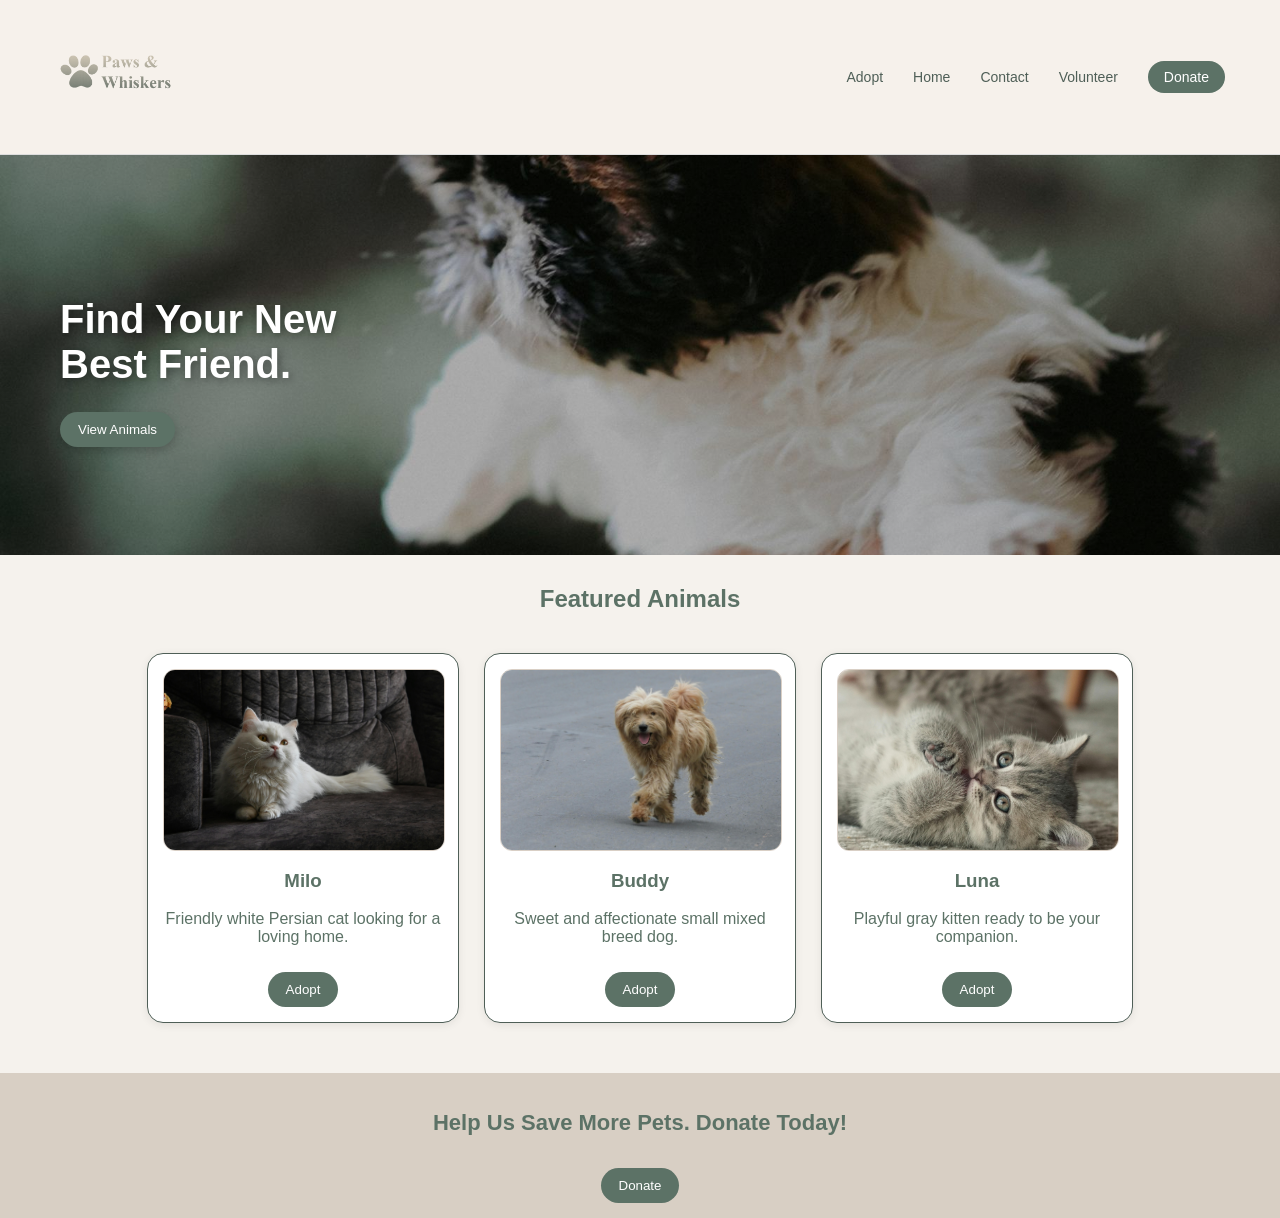
<file: index.html>
<!DOCTYPE html>
<html lang="en">
<head>
    <meta charset="UTF-8">
    <meta name="viewport" content="width=device-width, initial-scale=1.0">
    <link rel="stylesheet" href="css/styles.css">
    <!-- To link this html file to the css file!! -->
    <title>Home - Paws & Whiskers</title>
</head>
<body>
    
    <!-- this is the header which contains the logo, drop down menu and nav! -->
<header>
    <!-- this is the logo -->
    <div class="logo">
        <img src="images/logo.png" alt="P & W logo">
    </div>

<!-- this is the drop down menu for mobile users! -->
<input type="checkbox" id="menu-toggle">
<label for="menu-toggle" class="menu-icon">☰</label>
 
<!-- this is the nav menu that allows users to click through each html page! -->
        <nav id="nav-menu">
            <a href="adopt.html">Adopt</a>
            <a href="index.html">Home</a>
            <a href="contact.html">Contact</a>
            <a href="#">Volunteer</a>
            <a href="#" class="donate-btn">Donate</a>
        </nav>
</header>

<section class="hero">
    <!-- this is classifying this page as the hero page! -->

    <div class="hero-content">
        <!-- this is the container that I used to position the text over the baclground image -->
        <h1>Find Your New Best Friend.</h1>
    <button class="button-link" onclick="location.href='adopt.html'">View Animals</button>
    </div>
    
</section>

<!-- these are the cards for the 3 animals again! -->
<section class="featured">
    <h2>Featured Animals</h2>
    <!-- this is the text that is centered above the animal cards -->

    <div class="card-container">
        <!-- this container holds all of the animal cards -->

        <div class="card">
            <!-- this class is so I am able to style the cards! -->
            <div class="image-container">
                <!-- this wrapper is so I can size the images how I like and it also allows me to edit the images consistanly with all three cards! -->
                <img src="images/milo.jpg" alt="white persian cat named milo">
            </div>
               <h3>Milo</h3>
               <p>Friendly white Persian cat looking for a loving home.</p>
               <!-- the adopt button! -->
               <button>Adopt</button>

        </div>

        <!-- same process for the other 2 cards! -->
        <div class="card">
            <div class="image-container">
                <img src="images/buddy.jpg" alt="small brown dog named buddy">
            </div>
            <h3>Buddy</h3>
            <p>Sweet and affectionate small mixed breed dog.</p>
            <button>Adopt</button>

        </div>

        <div class="card">
            <div class="image-container">
                <img src="images/luna.jpg" alt="gray kitten named luna">
            </div>
            <h3>Luna</h3>
            <p>Playful gray kitten ready to be your companion.</p>
            <button>Adopt</button>
        </div>
    </div>
</section>

<!-- this is the footer that contains the call to action message with the donation button underneath! -->
<Footer>
    <p>Help Us Save More Pets. Donate Today!</p>
    <button>Donate</button>
</Footer>



</body>
</html>
</file>
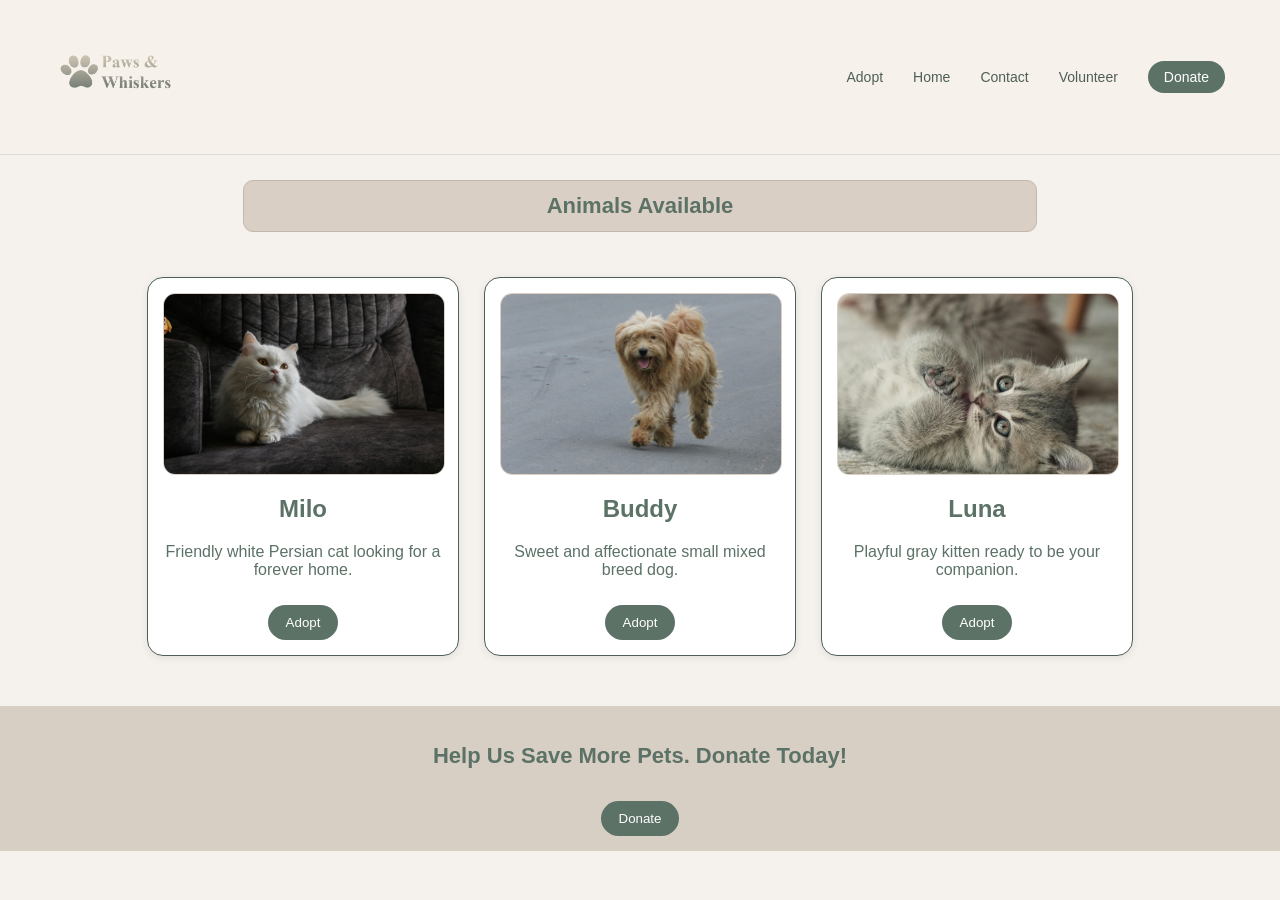
<file: adopt.html>
<!DOCTYPE html>
<html lang="en">
<head>
    <meta charset="UTF-8">
    <meta name="viewport" content="width=device-width, initial-scale=1.0">
    <!-- To link this html file to the css file!! -->
    <link rel="stylesheet" href="css/styles.css">
    <title>Adopt - Paws & Whiskers </title>
</head>
<body>

    <!-- this is the header for the website. it has the logo and the info for the nav. I also decided to add a drop down menu for when the screen size is smaller! -->
<header>

    <!-- the logo! -->
    <div class="logo">
        <img src="images/logo.png" alt="paws and Whiskers logo">
    </div>

    <!-- the drop down menu -->
    <input type="checkbox" id="menu-toggle">
    <label for="menu-toggle" class="menu-icon">☰</label>
  

    <!-- nav info that allows you to click between the html pages! -->
    <nav id="nav-menu">
        <a href="adopt.html">Adopt</a>
        <a href="index.html">Home</a>
        <a href="contact.html">Contact</a>
        <a href="#">Volunteer</a>
        <a href="#" class="donate-btn">Donate</a>
    </nav>

</header>

<main>

    <!-- this is the section that has all the animal cards in it for this page. It has the 3 animals listed for adoption on the page! -->

<section class="animals">

    <h1>Animals Available</h1>

    <!-- this class holds all the animal cards so i can use flexbox and make changes to them all at once in the css file! -->
    <div class="card-container">
        <!-- this class is so I can edit the style of the cards! -->
        <div class="card">
            <div class="image-container">
                <!-- this wrapper is so i can control the images sizes and keep the layout consistant -->
                <img src="images/milo.jpg" alt="White fluffy cat named milo">
            </div>
            <h2>Milo</h2>
            <p>Friendly white Persian cat looking for a forever home.</p>
            <!-- this is for the adoption button that is on the cards! -->
            <button>Adopt</button>
        </div>

        <!-- All the same process for the 2 other cards below!! -->
        <div class="card">
            <div class="image-container">
                <img src="images/buddy.jpg" alt="Small brown dog named buddy">
            </div>
        
            <h2>Buddy</h2>
            <p>Sweet and affectionate small mixed breed dog.</p>
            <button>Adopt</button>
        </div>

        <div class="card">
            <div class="image-container">
                <img src="images/luna.jpg" alt="Playful gray kitten named luna">
            </div>
           
            <h2>Luna</h2>
            <p>Playful gray kitten ready to be your companion.</p>
            <button>Adopt</button>
        </div>
     </div>
</section>

</main>

<!-- this is the footer which holds the call to action which encourages users to donate -->
<footer>
    <p>Help Us Save More Pets. Donate Today!</p>
    <button>Donate</button>
</footer>

</body>
</html>
</file>
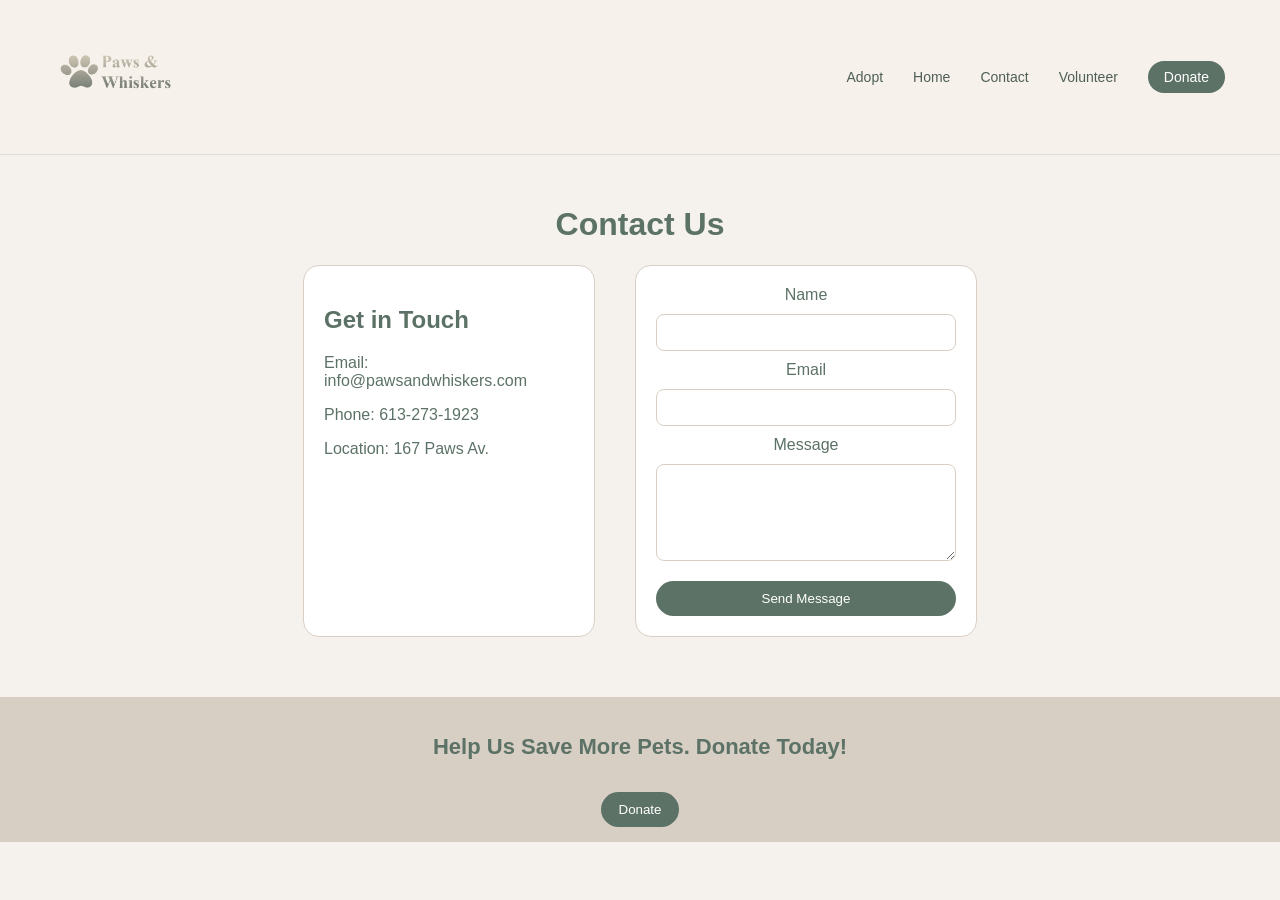
<file: contact.html>
<!DOCTYPE html>
<html lang="en">
<head>
    <meta charset="UTF-8">
    <meta name="viewport" content="width=device-width, initial-scale=1.0">
    <!-- To link this html file to the css file!! -->
    <link rel="stylesheet" href="css/styles.css">
    <title>Contact - Paws & Whiskers</title>
</head>
<body>

    <!-- Just like the about page this is the header that has the logo and nav menu inside! -->
    <header>

        <!-- the logo! -->
        <div class="logo">
            <img src="images/logo.png" alt="Paws & Whiskers logo">
        </div>

    <!-- for the drop down menu -->
    <input type="checkbox" id="menu-toggle">
    <label for="menu-toggle" class="menu-icon">☰</label>

        <!-- nav info that allows you to click between the html pages! -->
        <nav id="nav-menu">
            <a href="adopt.html">Adopt</a>
            <a href="index.html">Home</a>
            <a href="contact.html">Contact</a>
            <a href="#">Volunteer</a>
            <a href="#" class="donate-btn">Donate</a>
        </nav>

    </header>

    <!-- the main class which is just the main content area for the contact page -->
    <main class="contact">

            <h1>Contact Us</h1>

            <div class="contact-container">
                <!-- this container has information and the form which I put side by side using flexbox! -->

                <div class="contact-box contact-info">
                    <!-- this box as all the contact information users would need to know! -->
                    <h2>Get in Touch</h2>
                    <p>Email: info@pawsandwhiskers.com</p>
                    <p>Phone: 613-273-1923</p>
                    <p>Location: 167 Paws Av.</p>
                </div>

        <!-- this is a form for users to fill out! it would allow them to send a message -->
        <form class=" contact-box contact-form">

        <!-- the label is connected to the input for accessibility! -->
        <label for="name">Name</label>
        <input type="text" id="name" name="name" required>
        <!-- this makes it so users are required to fill this box out -->

        <label for="email">Email</label>
        <input type="email" id="email" name="email" required>

        <label for="message">Message</label>
        <textarea id="message" name="message" rows="5" required></textarea>

        <button type="submit">Send Message</button>
        <!-- this is the submit button! -->

        </form>

            </div>

    </main>
    
    <!-- the footer with the same call to action! -->
    <footer>
        <p>Help Us Save More Pets. Donate Today!</p>
    <button>Donate</button>


</body>
</html>
</file>
<file: css/styles.css>
/* this is to set the overall style for all body text on the sites! this includes the font, margin, colour and background colour! */
body{
    font-family: Arial, sans-serif;
    margin: 0;
    background-color: #f5f2ed;
    color: #5c7266;
}

/* this is the styling for the header! i used flex to position the nav info on the right side of the header/nav and the logo on the left. I added space between each word and added padding and background colour  */
header{
    display: flex;
    justify-content: space-between;
    align-items: center;
    padding: 15px 40px;
    background-color: #f6f1eb;
    border-bottom: 1px solid #ddd;
}


/* this is to control the size of the logo!  */
.logo img {
    height: 120px;
}

/* this makes the nav horizontal and aligns the navagation using flex! */
nav {
    display: flex;
    align-items: center;
}

/* this is the styling of the nav links and the space between them! Using things like margin, colour and font-size. */
nav a{
    margin: 0 15px;
    text-decoration: none;
    color: #4f5f57;
    font-size: 14px;
}


/* this is the styling for the donate button in the header. I wanted it to stand out from the other buttons like it does in my wireframes. I used background colour. colour, padding and border radius to achieve this! */
.donate-btn {
    background-color: #5c7266;
    color: white;
    padding: 8px 16px;
    border-radius: 20px;
}


/* this is the styling for the main heading on the animal cards. It centers it as well as other styling things. I used text align to center it on tge card. I also used background colour, padding, width, margin, border radius, font size and border to get it most similar to my wireframes!*/
.animals h1{
    text-align: center;
    background-color: #d9cfc5;
    padding: 12px;
    width: 60%;
    margin: 25px auto;
    border-radius: 10px;
    font-size: 22px;
    border: 1px solid #c4b8aa;
}

/* this uses flex to have the cards have the layout of the cards be even and wrap them when the screen becomes smaller */
.card-container{
    display: flex;
    justify-content: center;
    gap: 25px;
    padding: 20px;
    flex-wrap: wrap;
}

/* this is the styling for the cards! I have the styling make each card have round corners, padding and a drop shadow and a small border! */
.card{
    background-color: white;
    width: 280px;
    border-radius: 16px;
    padding: 15px;
    text-align: center;
    box-shadow: 0 2px 8px rgba(0,0,0,0.08);
    border: 1px solid #4f5f57;
}

/* this just makes sure all images are the same size and do not stretch on the pages */
.image-container {
    width: 100%;
    height: 180px;
    overflow: hidden;
    border-radius: 12px;
    border: 1px solid #d9cfc5;
}

/* this is to make the images fill the containers while still keeping its proper sizing! */
.image-container img {
    width: 100%;
    height: 100%;
    object-fit: cover;
    display: block;
}


/* this is the styling for all the buttons on each page to keep everything consistant! I also added a cursor function so when a user hovers over the button their pointer cursor will appear! */
button{
    background-color: #5c7266;
    color: white;
    border: none;
    padding: 10px 18px;
    border-radius: 20px;
    margin-top: 10px;
    cursor: pointer;     
}

/* this allows the drop down menu elements to hide by default so it will only be seen in smaller screensizes! */
.menu-toggle {
  display: none;
  font-size: 24px;
  cursor: pointer;
}

/* this is to hide the checkbox used for the mobile drop down menu */
#menu-toggle {
  display: none;
}

/* this is the styling for the icon/the 3 little lines! */
.menu-icon {
  display: none;
  font-size: 24px;
  cursor: pointer;
}

/* this is the styling for the footer! I cenetred the text and added a background colour */
footer{
    text-align: center;
    background-color: #d8cfc4;
    padding: 15px;
    margin-top: 30px;

}

/* I wanted to make the text bigger and bold and this styling does that! */
footer p {
  font-size: 22px;     
  font-weight: bold;   
}


/* this is for the hero section. I added the background image here! It has a little overlay so we are able to read the text that will be on top of this image!*/
.hero {
  background: 
    linear-gradient(rgba(0,0,0,0.3), rgba(0,0,0,0.3)),
    url('../images/header.jpg') no-repeat center/cover;

  height: 400px;
  display: flex;
  align-items: center;        
  justify-content: flex-start;
  padding-left: 60px;
  color: white;
}


/* this is the styling for the main hero text that is on top of the image above! */
.hero-content h1 {
  font-size: 40px;
  margin-bottom: 15px;
  max-width: 300px; 
  text-shadow: 2px 2px 8px rgba(0,0,0,0.4);
}


/* this centers the featured section that is above the cards on the home page! */
.featured {
  text-align: center;
  margin-top: 30px;
}

.featured h2 {
  margin-bottom: 20px;
}


/* this is the styling for the hero button. I added shadows like my wireframes has so it looks more clickable! */
.button-link {
  display: inline-block;
  margin-top: 10px;
  background-color: #5c7266;
  color: white;
  padding: 10px 18px;
  border-radius: 20px;
  text-decoration: none;
  box-shadow: 0 4px 10px rgba(0,0,0,0.2);
}

/* this is the layout and spacing for the contact page */
.contact {
  padding: 30px 20px;
  text-align: center;
}

/* this is the contact container which holds the cards. It uses flexbox to have the contact info and the form side by side on the site */
.contact-container {
  display: flex;
  justify-content: center;
  gap: 40px;
  margin-top: 20px;
}

/* this is the styling for the contact info text! */
.contact-info {
  text-align: left;
  max-width: 250px;
}

/* and this is the styling for the contact form using column direction */
.contact-form {
  display: flex;
  flex-direction: column;
  gap: 10px;
  width: 300px;
}

/* this is the styling for the form input spaces and the textarea */
.contact-form input,
.contact-form textarea {
  padding: 10px;
  border-radius: 8px;
  border: 1px solid #d9cfc5;
  font-family: inherit;
}

/* this is the styling for the contact form button */
.contact-form button {
  background-color: #5c7266;
  color: white;
  padding: 10px;
  border: none;
  border-radius: 20px;
  cursor: pointer;
}

/* this is the styling for the contact box. It allows me to match the design that is used for the other pages! */
.contact-box {
  background: white;
  border: 1px solid #d9cfc5;
  border-radius: 16px;
  padding: 20px;
  width: 300px;
}


/* These are the media queries! */


/* the first one is for tablet sizes! for this size the cards become wider */
@media (max-width: 900px){
    .card{
        width: 45%;
    }
}

/* this is for the mobile size which has a lot more just because of the drop down menu! */
@media (max-width: 600px){ 
  /* this is so the cards will stack vertically on smaller screens */
.card-container{
        flex-direction: column;
        align-items: center;
    }

    .card{
        width: 90%;
    }

    /* this is to stack the header elements */
    header {
        flex-direction: column;
        align-items: flex-start;
    }

    /* this is to show the three line icon for the drop down menu */
    .menu-icon {
        display: block;
    }

    /* this is the hide the nav by default and turn into the drop down menu when in this smaller screen size */
    nav {
        display: none;
        flex-direction: column;
        width: 100%;
        background-color: #f6f1eb;
        border-top: 1px solid #ddd;
        padding: 10px;
    }

    /* this is to show the nav when the drop down menu is clicked on */
    #menu-toggle:checked + .menu-icon + nav {
        display: flex;
    }

    nav a {
        padding: 10px 0;
        width: 100%;
    }

    /* this is to adjust the hero section for smaller screens */
    .hero {
    height: 250px;
    padding-left: 20px;
  }

  .hero-content h1 {
    font-size: 24px;
    max-width: 200px;
  }

  /* this is to stack the contact boxes vertically when on the smaller screen size */
    .contact-container {
    flex-direction: column;  
    align-items: center;     
  }

  .contact-box {
    width: 90%;              
  }
}
</file>
